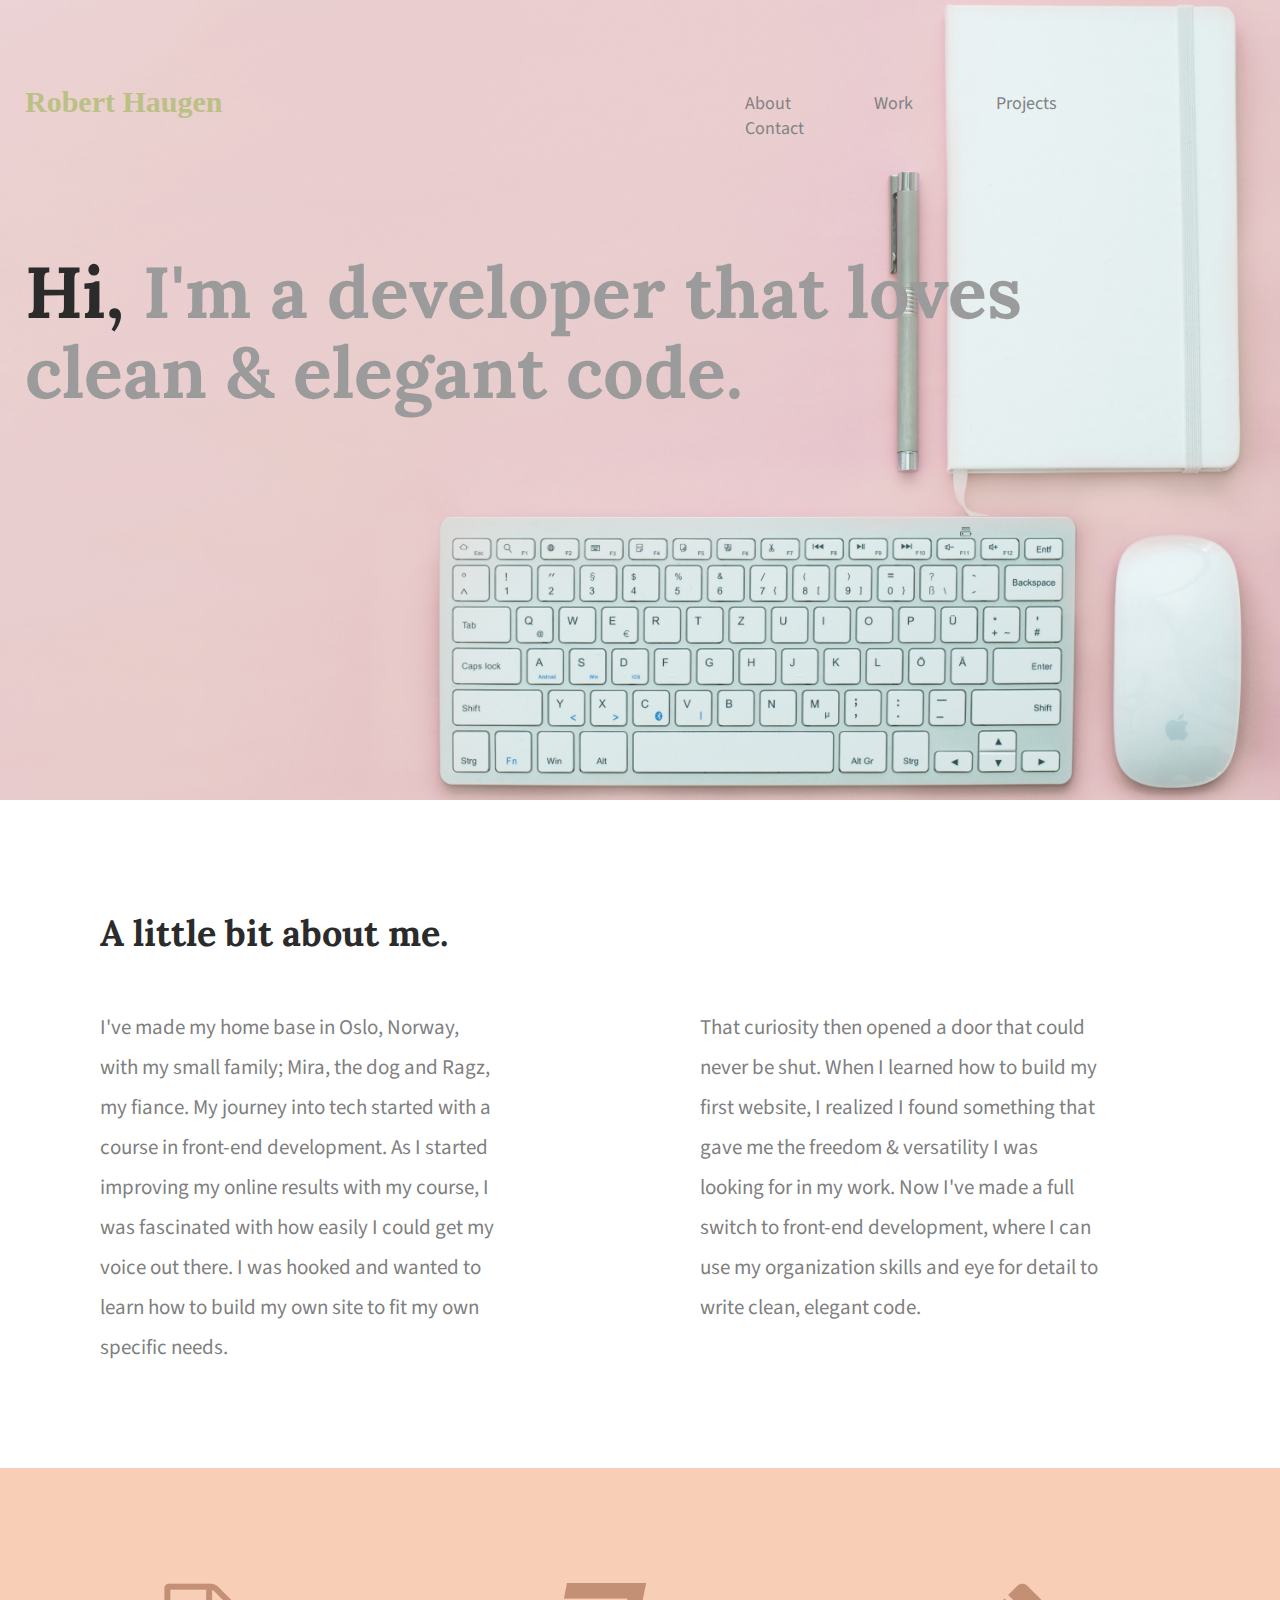
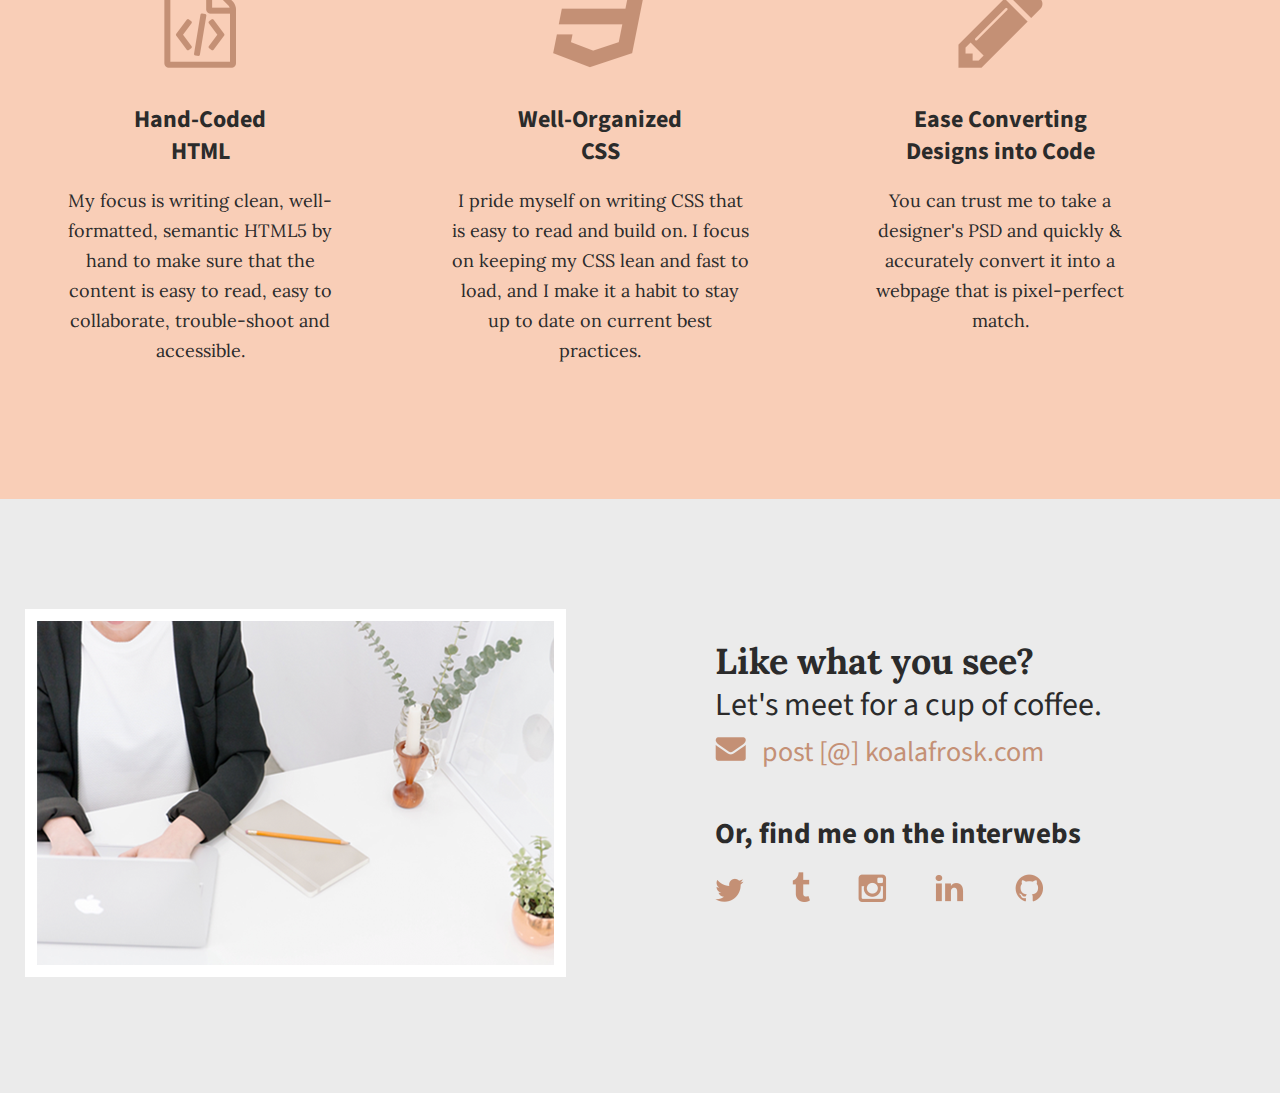
<file: index.html>
<!doctype html>
<html lang="en">
    <head>
        <title>Koalafrosk | Portfolio</title>
<link rel="stylesheet" href="css/normalize.css">
<link rel="stylesheet" href="css/main.css">
<link href='https://fonts.googleapis.com/css?family=Source+Sans+Pro:400,700' rel='stylesheet' type='text/css'>
<link rel="preconnect" href="https://fonts.googleapis.com">
<link rel="preconnect" href="https://fonts.gstatic.com" crossorigin>
<link href="https://fonts.googleapis.com/css2?family=Lora:wght@400;700&display=swap" rel="stylesheet">
<link rel="preconnect" href="https://fonts.googleapis.com">
<link rel="preconnect" href="https://fonts.gstatic.com" crossorigin>
<link href="https://fonts.googleapis.com/css2?family=Source+Sans+Pro&display=swap" rel="stylesheet">
<link href="https://fonts.googleapis.com/css?family=Lora:400,700" rel="stylesheet" type="text/css">   
</head>
    <body>
    <header> 
        <div class="full-width">
            
            <div class="half-width">
              <h1>Robert Haugen</h1>
            </div>
         
         <div class="half-width">
            <nav>
                  <ul>
                   <li><a href="#about">About</a></li>
                   <li><a href="#work">Work</a></li>
                   <li><a href="Prosjektside/index.html">Projects</a></li>
                   <li><a href="#contact">Contact</a></li>
                  </ul>
             </nav>
        </div>

        <div> 
         <h2><span>Hi, </span> I'm a developer that loves clean &amp; 
            elegant code.</h2> 
        </div>
        </div>
            </header>
            <main>
            <section id="about">
                <div class="full-width">
                    <h2>A little bit about me.</h2>
                    <div class="half-width">
                        <p>I've made my home base in Oslo, Norway, with my small family; Mira, the dog and Ragz, my fiance. 
                            My journey into tech started with a course in front-end development. 
                            As I started improving my online results with my course, 
                            I was fascinated with how easily I could get my voice out there. 
                            I was hooked and wanted to learn how to build my own site to fit my own specific needs.</p>
                    </div>
                    <div class="half-width">
                        <p>That curiosity then opened a door that could never be shut. 
                            When I learned how to build my first website, 
                            I realized I found something that gave me the freedom & versatility I was looking for in my work. 
                            Now I've made a full switch to front-end development, 
                            where I can use my organization skills and eye for detail to write clean, elegant code.</p>
                    </div>
                </div>
            </section>

            <section id="work">
                <div class="full-width">
                    <div class="third-width">
                        <img src="img/html-icon.png" alt="HTML icon">
                        <h3>Hand-Coded HTML</h3>
                        <p>My focus is writing clean, 
                        well-formatted, 
                        semantic HTML5 by hand to make sure that the content is easy to read, 
                        easy to collaborate, 
                        trouble-shoot and accessible.</p> 
                    </div>
                    
                    <div class="third-width">
                        <img src="img/css-icon.png" alt="css-icon">
                        <h3>Well-Organized CSS</h3>
                        <p>I pride myself on writing CSS that is easy to read and build on. 
                        I focus on keeping my CSS lean and fast to load, 
                        and I make it a habit to stay up to date on current best practices.</p>
                    </div>
                    
                    <div class="third-width">
                            <img src="img/pencil-icon.png" alt="pencil-icon">

                        <h3>Ease Converting Designs into Code</h3>
                             <p>You can trust me to take a designer's PSD and quickly & 
                              accurately convert it into a webpage that is pixel-perfect match.</p>
                    </div>
                </div>
            </section>

            <footer id="contact">
                <div class="full-width">
                    <div class="half-width">
                        <img src="img/contact-image.png" alt="contact-image" id="contact-img">
                    </div>
                    <div class="half-width">
                        <h2>Like what you see?</h2>
                        <h3 id="email-header">Let's meet for a cup of coffee.</h3>
                        <a href="mailto:post@koalafrosk.com" id="a">
                        <img src="img/envelope.png" alt="envelope-icon" id="envelope"> post [@] koalafrosk.com</a> 
                        <h3 id="socialmedia-header">Or, find me on the interwebs</h3> 
                        
                        <ul>
                        <li><img src="img/twitter.png" alt="twitter-icon"><img src="img/tumblr.png" alt="tumblr-icon">
                        </li><li> 
                        <img src="img/instagram.png" alt="instagram-icon"><img src="img/linkedin.png" alt="linked-in-icon"></li>
                        <li><img src="img/github.png" alt="github-icon"></li>
                        </ul>
                    </div>
                </div>
             </footer>
        </main>
    </body>
</html>
</file>
<file: css/main.css>
body { 
    font-family: 'Source Sans Pro', sans-serif;
color: #2b2b2b;
}
/***** GRID *****/
.full-width {
    width: 1400px;
    margin: 0 auto;
    overflow: auto;
}
.half-width {
    width: 600px;
    float: left;
}
.third-width {
    width: 400px;
    float: left;
}

/***** HEADER *****/
header {
    height: 800px;
    background: url("../img/background.jpg");
    background-size: cover;
    background-position: center;
}

header h1 { 
    padding: 65px 0 65px 25px;
    font-family: "Lora Bold";
    font-size: 30px;
    color: #bbc085;
}

nav {
    float: right; 
    padding: 75px 25px;
}
nav ul li{
    display: inline-block;
}
nav ul li a {
    text-transform: capitalize;
    text-decoration: none;
    font-size: 18px;
    color: #828282;
    padding-left: 80px; 
}

header h2 {
    width: 1000px;
    clear: left;
    font-family: "Lora";
    font-size: 72px;
    line-height: 80px;
    color: #9b9b9b;
    padding: 20px 0 20px 25px;
}
header h2 span {
    color: #2b2b2b;
}



/***** ABOUT SECTION *****/
#about .full-width {
    padding: 80px 0;
}
#about h2 {
    font-family: "Lora", serif;
    font-size: 36px;
    color: #2b2b2b;
    padding-left: 100px;
}
#about p {
    font-size: 21px;
    font-family: "Source Sans Pro", sans-serif;
    color: #7f7f7f;
    line-height: 40px;
    padding-left: 100px;
    padding-right: 100px;
}
/***** WORK SECTION *****/
#work {
    background-color: #f9ceb7; text-align: center;
}

#work .full-width {
    padding: 115px 0;
}
#work img {
    padding-bottom: 30px;
}
#work h3 {
    font-family: "Source Sans Pro", sans-serif;
    font-size: 24px;
    line-height: 32px;
    width: 190px;
    margin: 0 auto;

}
 
#work p {
    font-family: "Lora";
    font-size: 18px;
    line-height: 30px;
    padding: 0 50px; 
}

#contact .full-width {
    padding: 110px 0;
    background-color: #ebebeb;
}
#contact img#contact-img {
    margin-left: 25px;
    border: 12px solid #ffffff;
}

#contact h2, #contact #email-header, #contact #socialmedia-header, #contact ul {
    padding-left: 115px;
}
#contact #envelope {
    padding: 0 10px 0 115px;
    color: #C49075;
    font-weight:normal; 
    font-size: 28px;
}

#contact h2 {
    font-family: "Lora";
    font-size: 36px;
    line-height: 44px;
    color: #2b2b2b;
}
#contact #email-header {
    font-size: 32px;
    font-weight:normal; 
    line-height: 44px;
    margin: -30px 0 5px 0;
    font-family: "Source Sans Pro";
}
#contact #socialmedia-header {
    font-weight: bold;
    font-family: "Source Sans Pro";
    font-size: 29px;
    line-height: 44px;
    margin: 40px 0 0 0;
}
#contact a {
    text-decoration: none;
    color: #C49075;
    font-weight: normal;
    font-size: 28px;
}

#contact ul {
    list-style: none;
}
#contact ul li {
     display: inline-block;
}
#contact ul img {
    padding-right: 48px;
}
</file>
